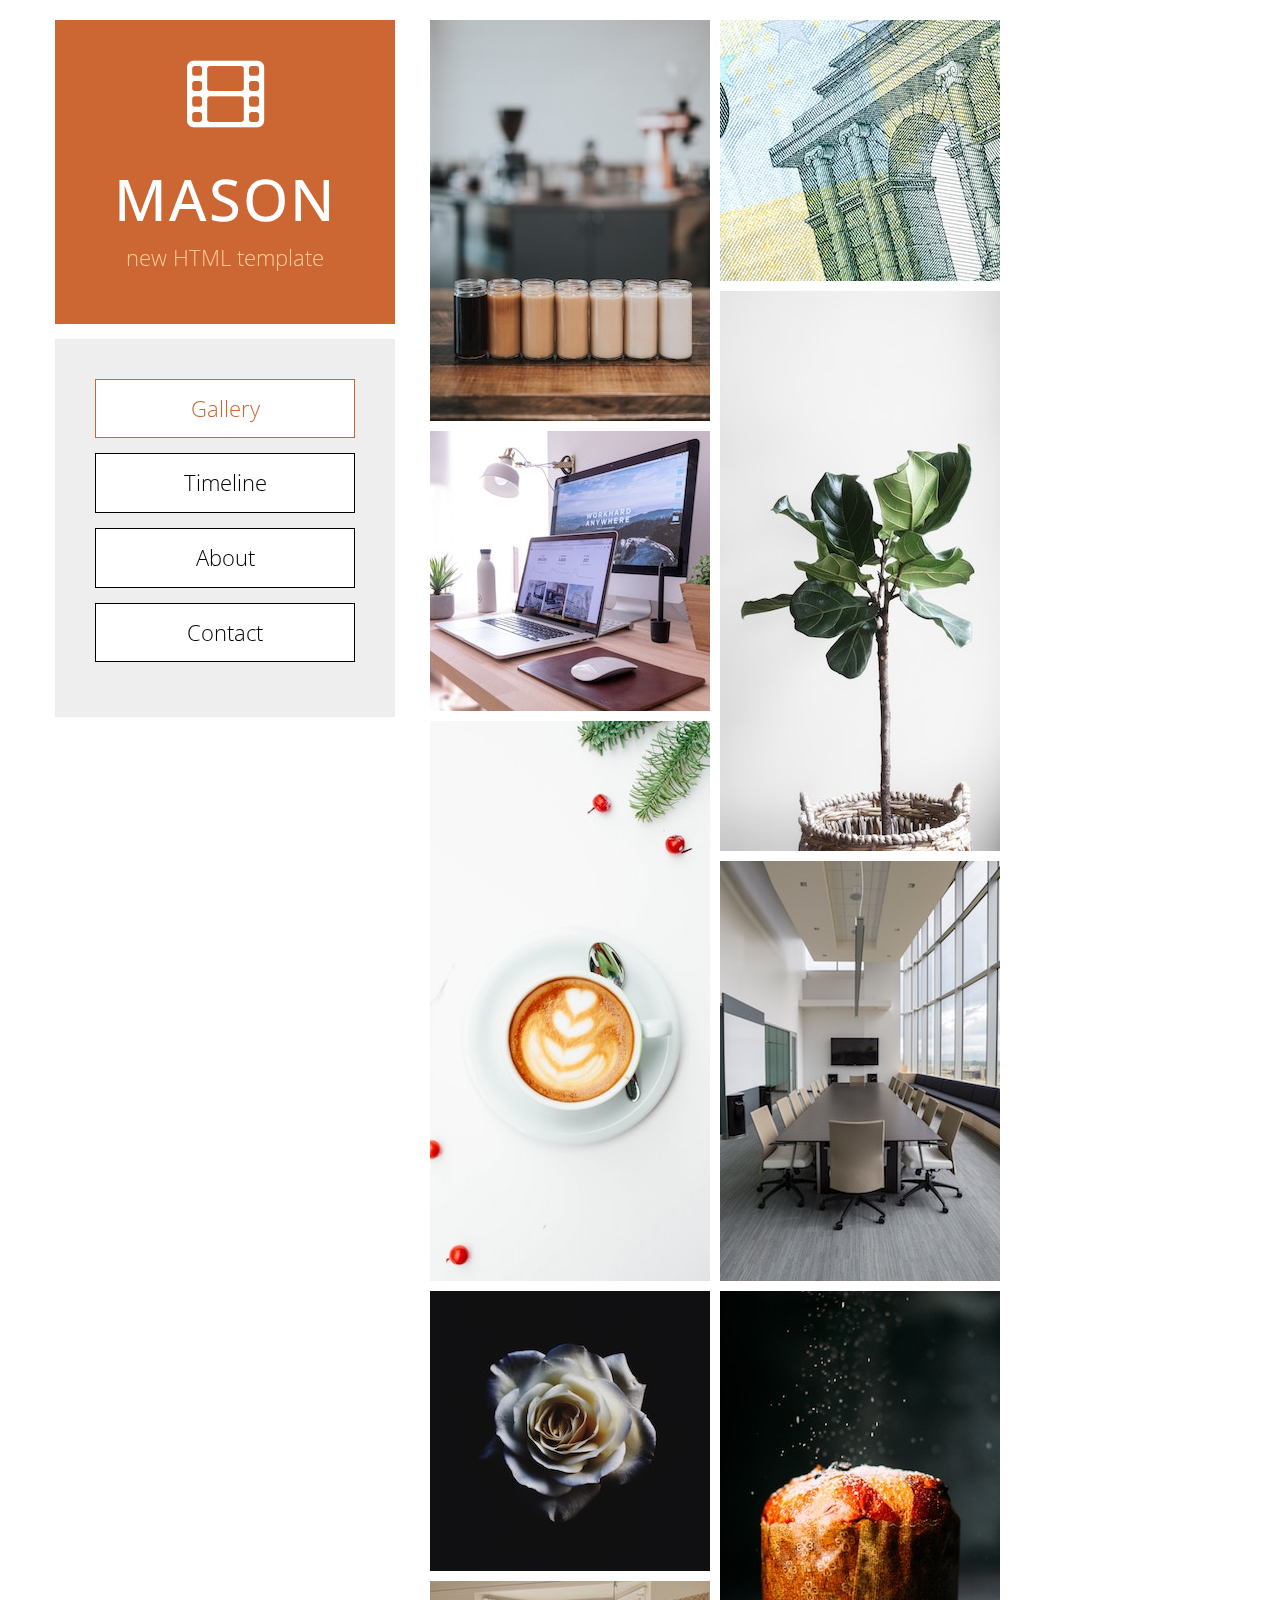
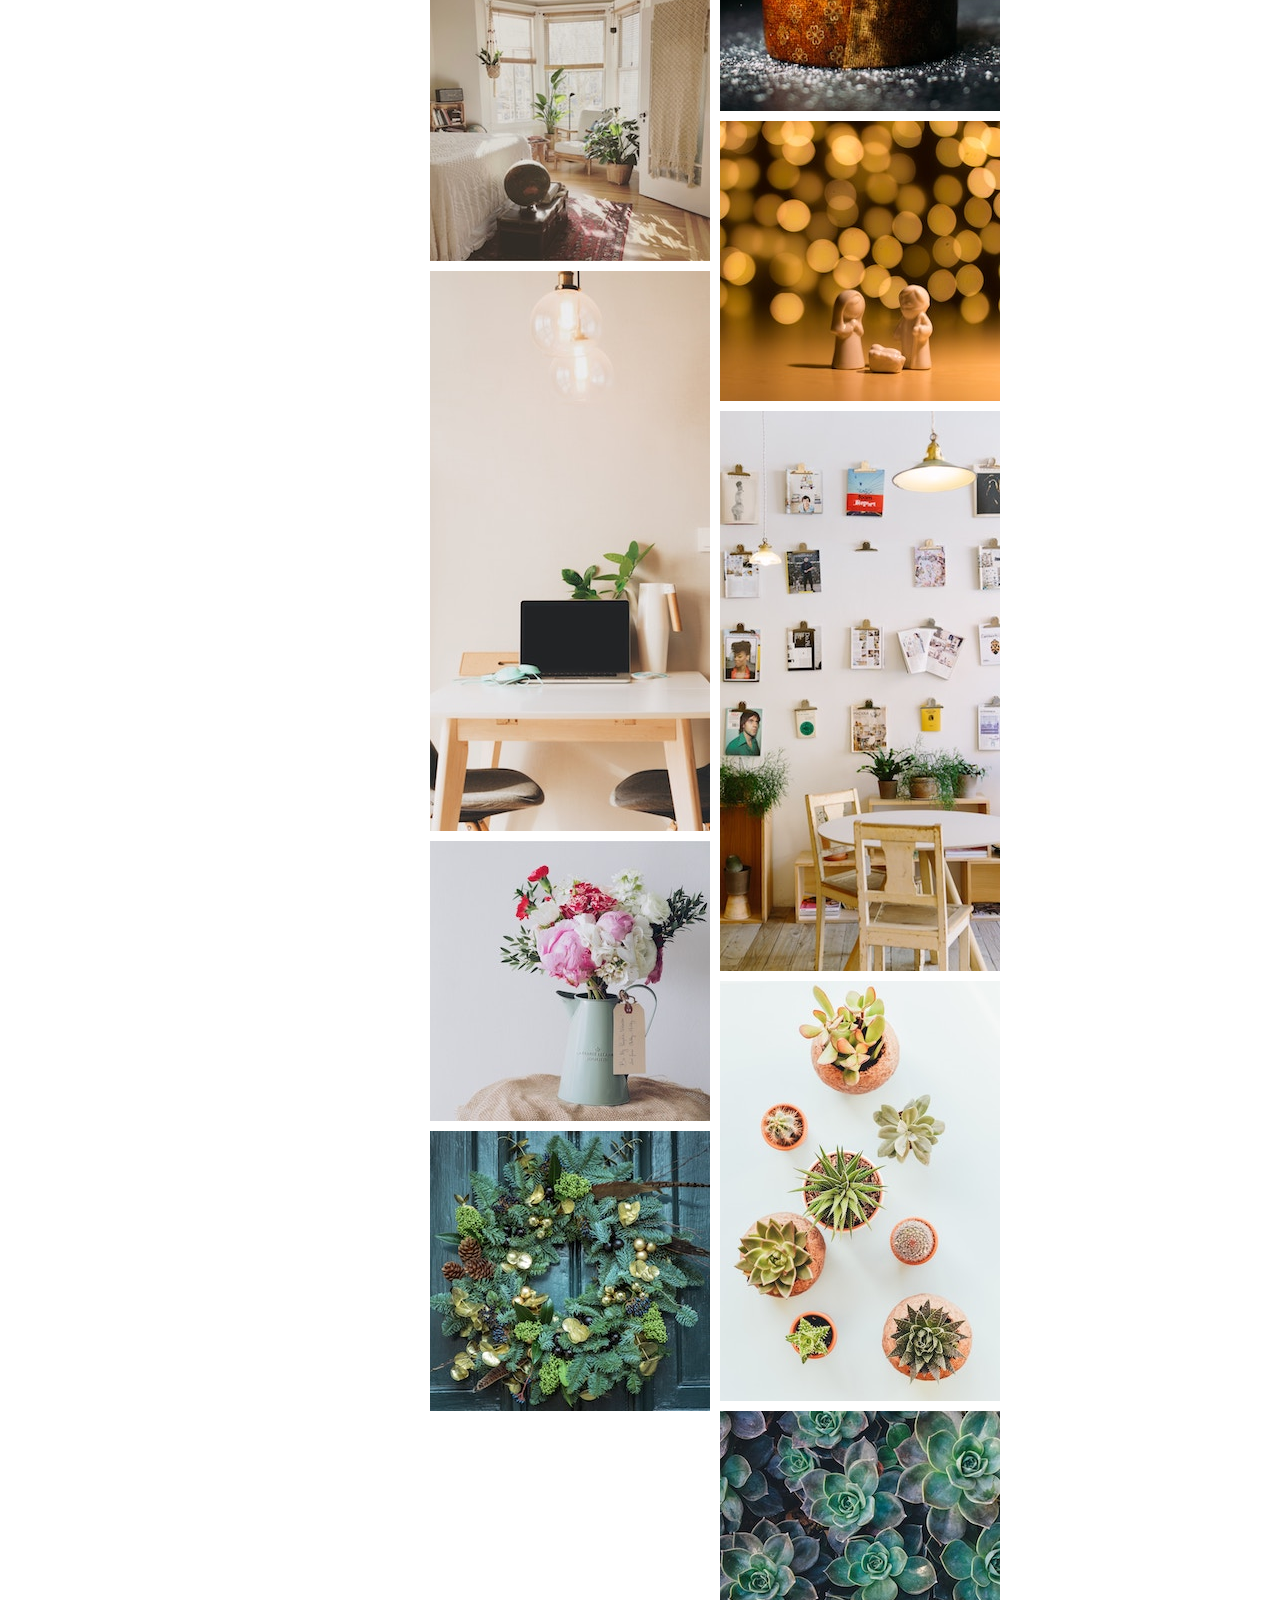
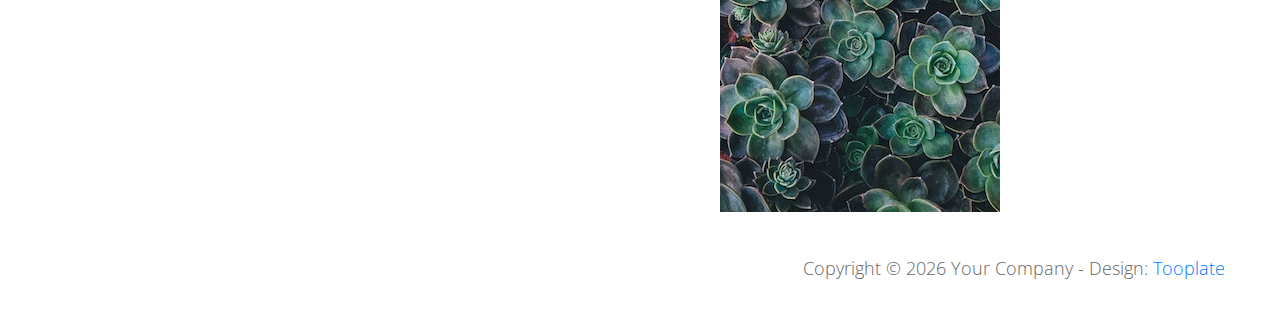
<file: ggttpp.github.io/index.html>
<!DOCTYPE html>
<html lang="en">
<head>
    <meta charset="utf-8">
    <meta http-equiv="X-UA-Compatible" content="IE=edge">
    <meta name="viewport" content="width=device-width, initial-scale=1">
    <title>Mason Bootstrap 4.0 Theme</title>
<!--

Template 2094 Mason

http://www.tooplate.com/view/2094-mason

-->
    <!-- load stylesheets -->
    <link rel="stylesheet" href="//fonts.googleapis.com/css?family=Open+Sans:300,400"> <!-- Google web font "Open Sans", https://fonts.google.com/ -->
    <link rel="stylesheet" href="font-awesome-4.7.0/css/font-awesome.min.css">         <!-- Font Awesome, http://fontawesome.io/ -->
    <link rel="stylesheet" href="css/bootstrap.min.css">                               <!-- Bootstrap styles, https://getbootstrap.com/ -->
    <link rel="stylesheet" href="css/tooplate-style.css">                            <!-- Templatemo style -->

    <!-- HTML5 shim and Respond.js for IE8 support of HTML5 elements and media queries -->
    <!-- WARNING: Respond.js doesn't work if you view the page via file:// -->
        <!--[if lt IE 9]>
          <script src="https://oss.maxcdn.com/html5shiv/3.7.2/html5shiv.min.js"></script>
          <script src="https://oss.maxcdn.com/respond/1.4.2/respond.min.js"></script>
          <![endif]-->
      </head>

      <body>
        <div class="container-fluid">
            <div class="tm-body">
                <div class="tm-sidebar sticky">
                    <section id="welcome" class="tm-content-box tm-banner margin-b-15">
                        <div class="tm-banner-inner">
                            <i class="fa fa-film fa-4x margin-b-40"></i>
                            <h1 class="tm-banner-title">Mason</h1>
                            <p class="tm-banner-subtitle">new HTML template</p>                   
                        </div>                    
                    </section>
                    <nav class="tm-main-nav">
                        <ul class="tm-main-nav-ul">
                            <li class="tm-nav-item"><a href="index.html" class="tm-nav-item-link tm-button active">Gallery</a>
                            </li>
                            <li class="tm-nav-item"><a href="timeline.html" class="tm-nav-item-link tm-button">Timeline</a>
                            </li>
                            <li class="tm-nav-item"><a href="about.html" class="tm-nav-item-link tm-button">About</a>
                            </li>
                            <li class="tm-nav-item"><a href="contact.html" class="tm-nav-item-link tm-button">Contact</a>
                            </li>
                        </ul>
                    </nav>
                </div>
                
                <div class="tm-main-content tm-gallery-container">                    
                    <div class="grid">                                                    
                        <div class="grid-item"><img src="img/gallery-img-23-01.jpg" alt="Image"></div>
                        <div class="grid-item"><img src="img/gallery-img-11-01.jpg" alt="Image"></div>
                        <div class="grid-item"><img src="img/gallery-img-12-01.jpg" alt="Image"></div>
                        <div class="grid-item"><img src="img/gallery-img-11-02.jpg" alt="Image"></div>                        
                        <div class="grid-item"><img src="img/gallery-img-12-02.jpg" alt="Image"></div>
                        <div class="grid-item"><img src="img/gallery-img-23-02.jpg" alt="Image"></div>
                        <div class="grid-item"><img src="img/gallery-img-11-03.jpg" alt="Image"></div>
                        <div class="grid-item"><img src="img/gallery-img-23-03.jpg" alt="Image"></div>                        
                        <div class="grid-item"><img src="img/gallery-img-11-04.jpg" alt="Image"></div>
                        <div class="grid-item"><img src="img/gallery-img-11-05.jpg" alt="Image"></div>
                        <div class="grid-item"><img src="img/gallery-img-12-03.jpg" alt="Image"></div>
                        <div class="grid-item"><img src="img/gallery-img-12-04.jpg" alt="Image"></div>
                        <div class="grid-item"><img src="img/gallery-img-11-06.jpg" alt="Image"></div>
                        <div class="grid-item"><img src="img/gallery-img-23-04.jpg" alt="Image"></div>
                        <div class="grid-item"><img src="img/gallery-img-11-07.jpg" alt="Image"></div>
                        <div class="grid-item"><img src="img/gallery-img-23-05.jpg" alt="Image"></div>
                    </div>                    
                </div> <!-- tm-main-content -->
            </div>

            <footer class="tm-footer text-right">
                <p>Copyright &copy; <span class="tm-current-year">2018</span> Your Company 
                
                - Design: <a href="http://www.tooplate.com" target="_parent">Tooplate</a></p>
            </footer> 

        </div> <!-- container-fluid -->
        
        <!-- load JS files -->
        
        <script src="js/jquery-1.11.3.min.js"></script>             <!-- jQuery (https://jquery.com/download/) -->
        <script src="js/imagesloaded.pkgd.min.js"></script> <!-- https://masonry.desandro.com/ -->
        <script src="js/masonry.pkgd.min.js"></script> <!-- https://masonry.desandro.com/ -->
        
        <!-- Templatemo scripts -->
        <script>  
    
        $(document).ready(function(){

            // init Masonry
            // https://codepen.io/craigwheeler/pen/MYjBga
            var $grid = $('.grid').masonry({
                
                // set itemSelector so .grid-sizer is not used in layout
                // itemSelector: '.grid-item',
                // use element for option
                // columnWidth: '.grid-sizer',
                // percentPosition: true

                itemSelector: '.grid-item',
                isFitWidth: true,
                columnWidth: 1
            });
            // layout Masonry after each image loads
            $grid.imagesLoaded().progress( function() {
              $grid.masonry('layout');
            });            

            // Update the current year in copyright
            $('.tm-current-year').text(new Date().getFullYear());        
        });

        </script>
    </body>
    </html>
</file>
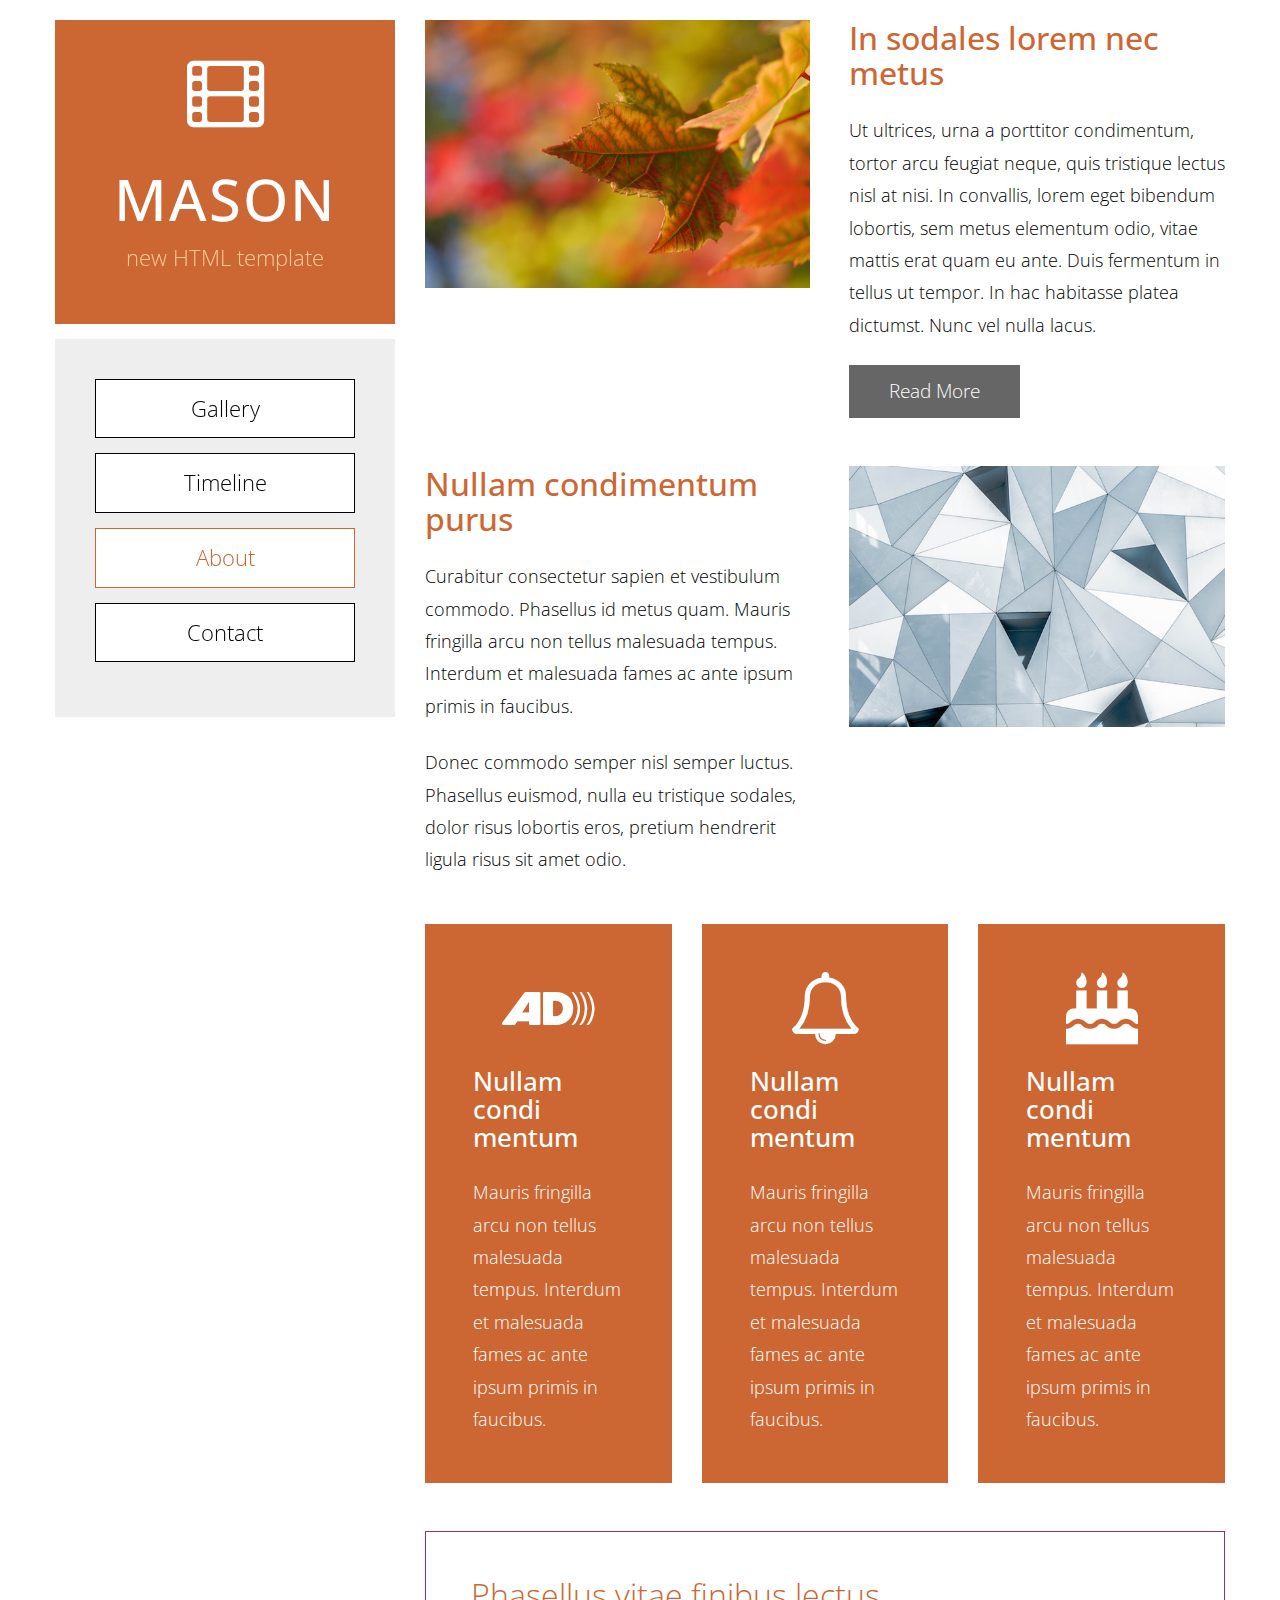
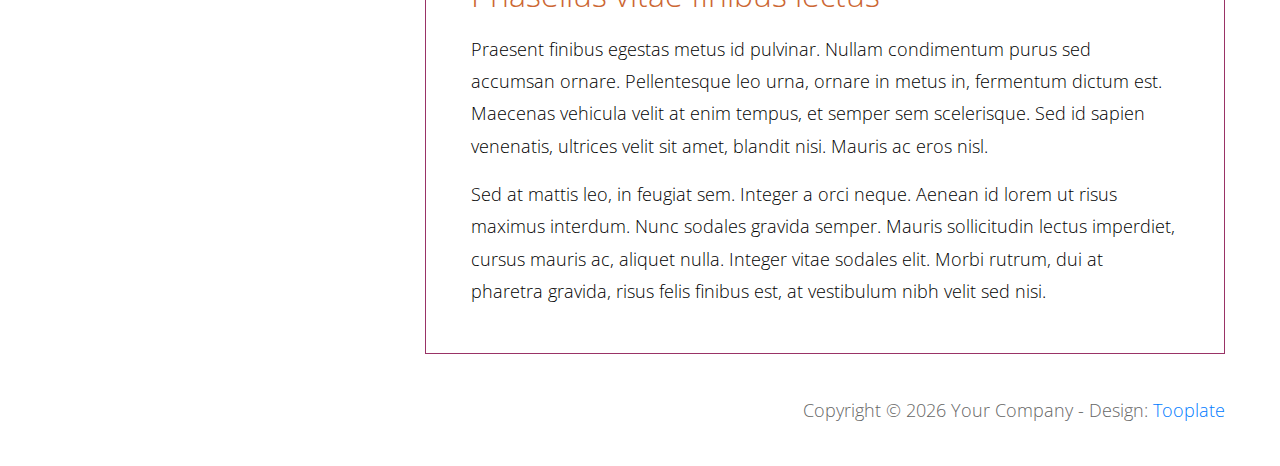
<file: ggttpp.github.io/about.html>
<!DOCTYPE html>
<html lang="en">
<head>
    <meta charset="utf-8">
    <meta http-equiv="X-UA-Compatible" content="IE=edge">
    <meta name="viewport" content="width=device-width, initial-scale=1">
    <title>Mason Theme - About</title>
<!--

Template 2094 Mason

http://www.tooplate.com/view/2094-mason

-->
<!-- load stylesheets -->
<link rel="stylesheet" href="//fonts.googleapis.com/css?family=Open+Sans:300,400">   <!-- Google web font "Open Sans", https://fonts.google.com/ -->
<link rel="stylesheet" href="font-awesome-4.7.0/css/font-awesome.min.css">           <!-- Font Awesome, http://fontawesome.io/ -->
<link rel="stylesheet" href="css/bootstrap.min.css">                                 <!-- Bootstrap styles, https://getbootstrap.com/ -->
<link rel="stylesheet" href="css/tooplate-style.css">                              	 <!-- Templatemo style -->

<!-- HTML5 shim and Respond.js for IE8 support of HTML5 elements and media queries -->
<!-- WARNING: Respond.js doesn't work if you view the page via file:// -->
        <!--[if lt IE 9]>
          <script src="https://oss.maxcdn.com/html5shiv/3.7.2/html5shiv.min.js"></script>
          <script src="https://oss.maxcdn.com/respond/1.4.2/respond.min.js"></script>
      <![endif]-->
</head>

<body>
    <div class="container-fluid">
        <div class="tm-body">
            <div class="tm-sidebar sticky">
                <section id="welcome" class="tm-content-box tm-banner margin-b-15">
                    <div class="tm-banner-inner">
                        <i class="fa fa-film fa-4x margin-b-40"></i>
                        <h1 class="tm-banner-title">Mason</h1>
                        <p class="tm-banner-subtitle">new HTML template</p>                   
                    </div>                    
                </section>
                <nav class="tm-main-nav">
                    <ul class="tm-main-nav-ul">
                        <li class="tm-nav-item"><a href="index.html" class="tm-nav-item-link tm-button">Gallery</a>
                        </li>
                        <li class="tm-nav-item"><a href="timeline.html" class="tm-nav-item-link tm-button">Timeline</a>
                        </li>
                        <li class="tm-nav-item"><a href="about.html" class="tm-nav-item-link tm-button active">About</a>
                        </li>
                        <li class="tm-nav-item"><a href="contact.html" class="tm-nav-item-link tm-button">Contact</a>
                        </li>
                    </ul>
                </nav>
            </div>
            <div class="tm-main-content">
                <div class="row mb-5">
                    <div class="col-xs-12 col-sm-12 col-md-6 col-lg-6 text-center mb-md-0 mb-4"><img src="img/575x400-01.jpg" alt="Image" class="img-fluid"></div>
                    <div class="col-xs-12 col-sm-12 col-md-6 col-lg-6 pl-md-4 tm-flex-center">
                        <div class="tm-about-text tm-flexbox-ie-fix">
                            <h2 class="tm-orange-text mb-4">In sodales lorem nec metus</h2>
                            <p class="mb-4">Ut ultrices, urna a porttitor condimentum, tortor arcu feugiat neque, quis tristique lectus nisl at nisi. In convallis, lorem eget bibendum lobortis, sem metus elementum odio, vitae mattis erat quam eu ante. Duis fermentum in tellus ut tempor. In hac habitasse platea dictumst. Nunc vel nulla lacus.</p>
                            <a href="#" class="tm-button tm-button-normal tm-button-gray">Read More</a>    
                        </div>                            
                    </div>
                </div> <!-- row -->
                <div class="row mb-5">
                    <div class="col-xs-12 col-sm-12 col-md-6 col-lg-6 mb-md-0 mb-4 tm-flex-center">
                        <div class="tm-about-text tm-flexbox-ie-fix">
                            <h2 class="tm-orange-text mb-4">Nullam condimentum purus</h2>
                            <p class="mb-4">Curabitur consectetur sapien et vestibulum commodo. Phasellus id metus quam. Mauris fringilla arcu non tellus malesuada tempus. Interdum et malesuada fames ac ante ipsum primis in faucibus.</p>
                            <p>Donec commodo semper nisl semper luctus. Phasellus euismod, nulla eu tristique sodales, dolor risus lobortis eros, pretium hendrerit ligula risus sit amet odio.</p>
                        </div>                            
                    </div>
                    <div class="col-xs-12 col-sm-12 col-md-6 col-lg-6 text-center pl-md-4"><img src="img/575x400-02.jpg" alt="Image" class="img-fluid"></div>
                </div> <!-- row -->
                <div class="row mb-4">
                    <div class="col-xs-12 col-sm-6 col-md-6 col-lg-4 mb-4">
                        <div class="tm-bg-orange p-5">
                            <i class="fa fa-4x fa-audio-description d-block mb-4 text-center"></i>
                            <h3 class="mb-4">Nullam condi mentum</h3>
                            <p>Mauris fringilla arcu non tellus malesuada tempus. Interdum et malesuada fames ac ante ipsum primis in faucibus.</p>
                        </div>                            
                    </div>
                    <div class="col-xs-12 col-sm-6 col-md-6 col-lg-4 mb-4">
                        <div class="tm-bg-orange p-5">
                            <i class="fa fa-4x fa-bell-o d-block mb-4 text-center"></i>
                            <h3 class="mb-4">Nullam condi mentum</h3>
                            <p>Mauris fringilla arcu non tellus malesuada tempus. Interdum et malesuada fames ac ante ipsum primis in faucibus.</p>
                        </div>                            
                    </div>
                    <div class="col-xs-12 col-sm-6 col-md-6 col-lg-4 mb-4">
                        <div class="tm-bg-orange p-5">
                            <i class="fa fa-4x fa-birthday-cake d-block mb-4 text-center"></i>
                            <h3 class="mb-4">Nullam condi mentum</h3>
                            <p>Mauris fringilla arcu non tellus malesuada tempus. Interdum et malesuada fames ac ante ipsum primis in faucibus.</p>
                        </div>                            
                    </div>
                </div> <!-- row -->
                <div class="row">
                    <div class="col-xs-12 col-sm-12 col-md-12 col-lg-12">
                        <div class="tm-box-pad tm-bordered-box">
                            <h2 class="tm-section-title tm-orange-text">Phasellus vitae finibus lectus</h2>
                            <p>Praesent finibus egestas metus id pulvinar. Nullam condimentum purus sed accumsan ornare. Pellentesque leo urna, ornare in metus in, fermentum dictum est. Maecenas vehicula velit at enim tempus, et semper sem scelerisque. Sed id sapien venenatis, ultrices velit sit amet, blandit nisi. Mauris ac eros nisl.</p>
                            <p>Sed at mattis leo, in feugiat sem. Integer a orci neque. Aenean id lorem ut risus maximus interdum. Nunc sodales gravida semper. Mauris sollicitudin lectus imperdiet, cursus mauris ac, aliquet nulla. Integer vitae sodales elit. Morbi rutrum, dui at pharetra gravida, risus felis finibus est, at vestibulum nibh velit sed nisi.</p>
                        </div>                            
                    </div>
                </div>
            </div>
        </div>
        <footer class="tm-footer text-right">
            <p>Copyright &copy; <span class="tm-current-year">2018</span> Your Company 
            
            - Design: <a href="http://www.tooplate.com" target="_parent">Tooplate</a></p>
        </footer> 
    </div> <!-- container-fluid -->

    <!-- load JS files -->
    <script src="js/jquery-1.11.3.min.js"></script>     <!-- jQuery (https://jquery.com/download/) -->
    <script>  

        $(document).ready(function(){
            // Update the current year in copyright
            $('.tm-current-year').text(new Date().getFullYear());        
        });

    </script>             

</body>
</html>
</file>
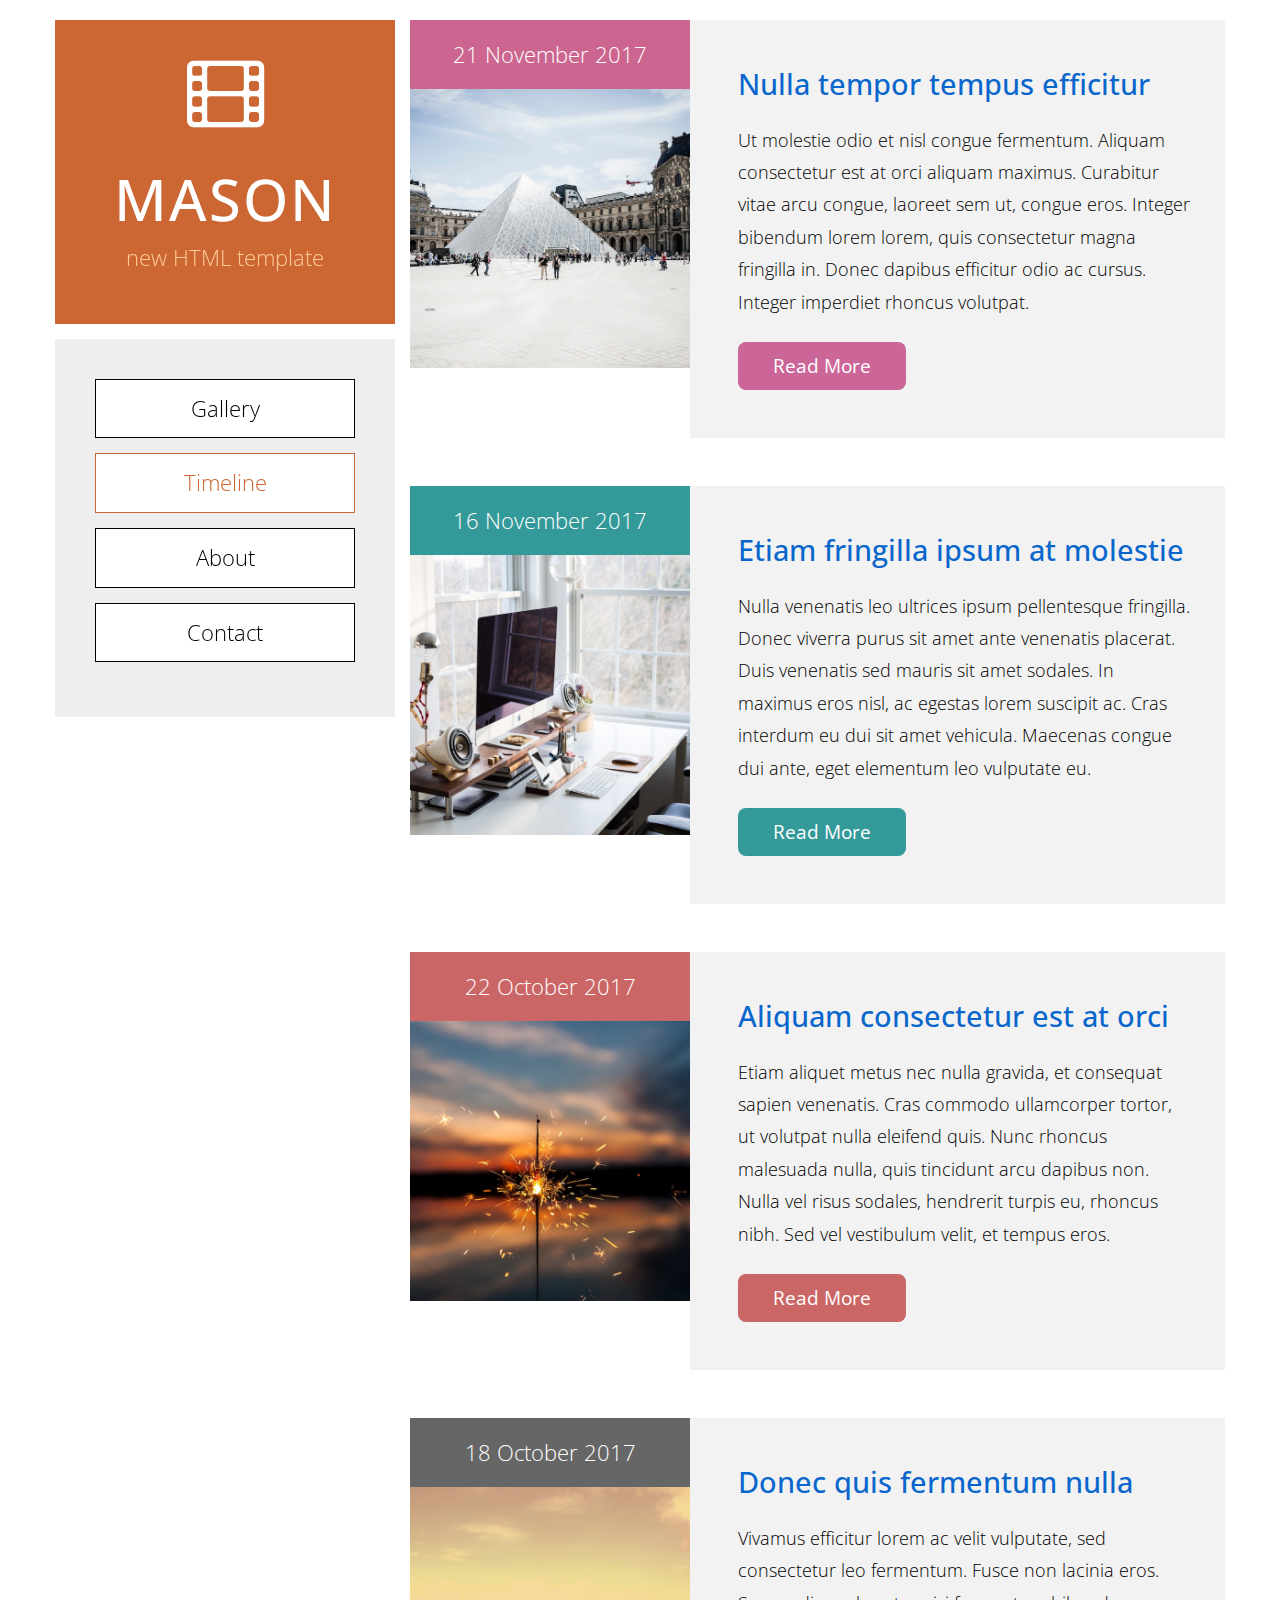
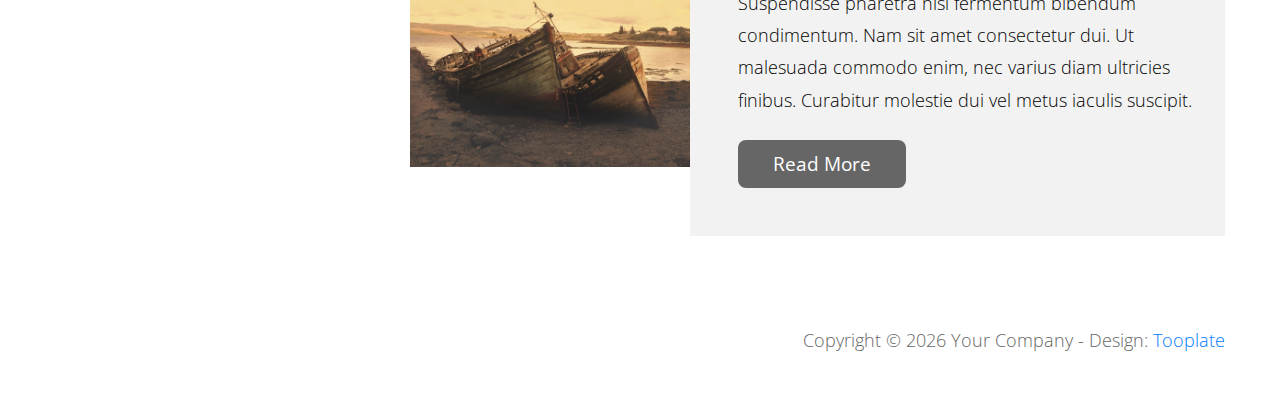
<file: ggttpp.github.io/timeline.html>
<!DOCTYPE html>
<html lang="en">
<head>
    <meta charset="utf-8">
    <meta http-equiv="X-UA-Compatible" content="IE=edge">
    <meta name="viewport" content="width=device-width, initial-scale=1">
    <title>Mason Theme - Timeline</title>
<!--

Template 2094 Mason

http://www.tooplate.com/view/2094-mason

-->
    <!-- load stylesheets -->
    <link rel="stylesheet" href="//fonts.googleapis.com/css?family=Open+Sans:300,400">   <!-- Google web font "Open Sans", https://fonts.google.com/ -->
    <link rel="stylesheet" href="font-awesome-4.7.0/css/font-awesome.min.css">           <!-- Font Awesome, http://fontawesome.io/ -->
    <link rel="stylesheet" href="css/bootstrap.min.css">                                 <!-- Bootstrap styles, https://getbootstrap.com/ -->
    <link rel="stylesheet" href="css/tooplate-style.css">                              <!-- Templatemo style -->

    <!-- HTML5 shim and Respond.js for IE8 support of HTML5 elements and media queries -->
    <!-- WARNING: Respond.js doesn't work if you view the page via file:// -->
        <!--[if lt IE 9]>
          <script src="https://oss.maxcdn.com/html5shiv/3.7.2/html5shiv.min.js"></script>
          <script src="https://oss.maxcdn.com/respond/1.4.2/respond.min.js"></script>
          <![endif]-->
      </head>

      <body>
        <div class="container-fluid">
            <div class="tm-body">
                <div class="tm-sidebar sticky">
                    <section id="welcome" class="tm-content-box tm-banner margin-b-15">
                        <div class="tm-banner-inner">
                            <i class="fa fa-film fa-4x margin-b-40"></i>
                            <h1 class="tm-banner-title">Mason</h1>
                            <p class="tm-banner-subtitle">new HTML template</p>                   
                        </div>                    
                    </section>
                    <nav class="tm-main-nav">
                        <ul class="tm-main-nav-ul">
                            <li class="tm-nav-item"><a href="index.html" class="tm-nav-item-link tm-button">Gallery</a>
                            </li>
                            <li class="tm-nav-item"><a href="timeline.html" class="tm-nav-item-link tm-button active">Timeline</a>
                            </li>
                            <li class="tm-nav-item"><a href="about.html" class="tm-nav-item-link tm-button">About</a>
                            </li>
                            <li class="tm-nav-item"><a href="contact.html" class="tm-nav-item-link tm-button">Contact</a>
                            </li>
                        </ul>
                    </nav>
                </div>
                
                <div class="tm-main-content">

                    <div class="row mb-5">
                        <div class="media tm-flexbox-ie-fix tm-width-ie-fix">
                            <div class="tm-media-img-container">
                                <div class="text-center pt-31 pb-31 tm-timeline-date tm-bg-pink">21 November 2017</div>
                                <img class="d-flex img-fluid" src="img/610x610-01.jpg" alt="Generic placeholder image">
                            </div>
                          
                          <div class="media-body tm-flexbox-ie-fix tm-width-ie-fix tm-bg-light-gray">
                            <div class="p-5">
                                <h2 class="mb-4 mt-0 tm-blue-text tm-timeline-item-title">Nulla tempor tempus efficitur</h2>
                                <p class="mb-4">
                                Ut molestie odio et nisl congue fermentum. Aliquam consectetur est at orci aliquam maximus. Curabitur vitae arcu congue, laoreet sem ut, congue eros. Integer bibendum lorem lorem, quis consectetur magna fringilla in. Donec dapibus efficitur odio ac cursus. Integer imperdiet rhoncus volutpat.    
                                </p>
                                
                                <a href="#" class="btn btn-primary tm-button-rounded tm-button-pink tm-button-no-border tm-button-normal tm-button-timeline">Read More</a>
                            </div>                            
                          </div>
                        </div>
                    </div> <!-- row -->

                    <div class="row mb-5">
                        <div class="media tm-flexbox-ie-fix tm-width-ie-fix">
                            <div class="tm-media-img-container">
                                <div class="text-center pt-31 pb-31 tm-timeline-date tm-bg-green">16 November 2017</div>
                                <img class="d-flex img-fluid" src="img/610x610-02.jpg" alt="Generic placeholder image">
                            </div>
                          
                            <div class="media-body tm-flexbox-ie-fix tm-width-ie-fix tm-bg-light-gray">
                                <div class="p-5">
                                    <h2 class="mb-4 mt-0 tm-blue-text tm-timeline-item-title">Etiam fringilla ipsum at molestie</h2>
                                    <p class="mb-4">
                                    Nulla venenatis leo ultrices ipsum pellentesque fringilla. Donec viverra purus sit amet ante venenatis placerat. Duis venenatis sed mauris sit amet sodales. In maximus eros nisl, ac egestas lorem suscipit ac. Cras interdum eu dui sit amet vehicula. Maecenas congue dui ante, eget elementum leo vulputate eu.
                                    </p>
                                
                                    <a href="#" class="btn btn-primary tm-button-rounded tm-button-green tm-button-no-border tm-button-normal tm-button-timeline">Read More</a>
                                </div>                            
                            </div>
                        </div>
                    </div> <!-- row -->

                    <div class="row mb-5">
                        <div class="media tm-flexbox-ie-fix tm-width-ie-fix">
                            <div class="tm-media-img-container">
                                <div class="text-center pt-31 pb-31 tm-timeline-date tm-bg-red">22 October 2017</div>
                                <img class="d-flex img-fluid" src="img/610x610-03.jpg" alt="Generic placeholder image">
                            </div>
                          
                          <div class="media-body tm-flexbox-ie-fix tm-width-ie-fix tm-bg-light-gray">
                            <div class="p-5">
                                <h2 class="mb-4 mt-0 tm-blue-text tm-timeline-item-title">Aliquam consectetur est at orci</h2>
                                <p class="mb-4">Etiam aliquet metus nec nulla gravida, et consequat sapien venenatis. Cras commodo ullamcorper tortor, ut volutpat nulla eleifend quis. Nunc rhoncus malesuada nulla, quis tincidunt arcu dapibus non. Nulla vel risus sodales, hendrerit turpis eu, rhoncus nibh. Sed vel vestibulum velit, et tempus eros.</p>
                                
                                <a href="#" class="btn btn-primary tm-button-rounded tm-button-red tm-button-no-border tm-button-normal tm-button-timeline">Read More</a>
                            </div>                            
                          </div>
                        </div>
                    </div> <!-- row -->

                    <div class="row mb-5">
                        <div class="media tm-flexbox-ie-fix tm-width-ie-fix">
                            <div class="tm-media-img-container">
                                <div class="text-center pt-31 pb-31 tm-timeline-date tm-bg-gray">18 October 2017</div>
                                <img class="d-flex img-fluid" src="img/610x610-04.jpg" alt="Generic placeholder image">
                            </div>
                          
                          <div class="media-body tm-flexbox-ie-fix tm-width-ie-fix tm-bg-light-gray">
                            <div class="p-5">
                                <h2 class="mb-4 mt-0 tm-blue-text tm-timeline-item-title">Donec quis fermentum nulla</h2>
                                <p class="mb-4">Vivamus efficitur lorem ac velit vulputate, sed consectetur leo fermentum. Fusce non lacinia eros. Suspendisse pharetra nisi fermentum bibendum condimentum. Nam sit amet consectetur dui. Ut malesuada commodo enim, nec varius diam ultricies finibus. Curabitur molestie dui vel metus iaculis suscipit.</p>
                                <a href="#" class="btn btn-primary tm-button-rounded tm-button-gray tm-button-no-border tm-button-normal tm-button-timeline">Read More</a>
                            </div>                            
                          </div>
                        </div>
                    </div> <!-- row -->
                </div>
            </div>

            <footer class="tm-footer text-right">
                <p>Copyright &copy; <span class="tm-current-year">2018</span> Your Company 
                
                - Design: <a href="http://www.tooplate.com" target="_parent">Tooplate</a></p>
            </footer>
        </div> <!-- container-fluid -->
        
        <!-- load JS files -->        
        <script src="js/jquery-1.11.3.min.js"></script>             <!-- jQuery (https://jquery.com/download/) -->        
        <script>  
    
        $(document).ready(function(){
            // Update the current year in copyright
            $('.tm-current-year').text(new Date().getFullYear());        
        });
    
        </script>
    </body>
    </html>
</file>
<file: ggttpp.github.io/css/tooplate-style.css>
/* 

Template 2094 Mason

http://www.tooplate.com/view/2094-mason

*/

a:focus {
	color: #666;
	outline: none;
}

ul { 
	padding: 0;
	margin: 0; 
}

p { line-height: 1.8; }
p:last-child { margin-bottom: 0; }
h3 { font-size: 1.6rem; }

body {
	color: #000;
	font-family: 'Open Sans', Helvetica, Arial, sans-serif;
	font-size: 18px;
	font-weight: 300;
	overflow-x: hidden;
}

.margin-b-15 { margin-bottom: 15px; }
.margin-b-40 { margin-bottom: 40px; }
.margin-b-50 { margin-bottom: 50px; }
.pt-31 { padding-top: 1.1rem!important; }
.pb-31 { padding-bottom: 1.1rem!important; }
.tm-welcome-img { width: 100%; }
.tm-bg-light-gray { background-color: #F2F2F2; }
.tm-blue-text { color: #0966CC; }
.tm-black-text { color: #000; }
.tm-box-pad { padding: 45px 40px; }
.tm-bordered-box { border: 1px solid #993366; }
.tm-address-box { padding: 35px 30px 10px; }

.tm-sidebar {
	float: none;
	width: 100%;
	max-width: 100%;
	margin-bottom: 20px;
}

.tm-body { 
	margin-top: 20px;
	position: relative;
	overflow-x: hidden;
	overflow-y: auto;
}

.tm-main-nav {
	background-color: #EEEEEE;
	font-size: 1.4rem;
}

.tm-main-nav-ul {
	text-align: center;
	-webkit-box-flex: 1;
	-webkit-flex: 1;
	    -ms-flex: 1;
	        flex: 1;
	display: -webkit-box;
	display: -webkit-flex;
	display: -ms-flexbox;
	display: flex;
	-webkit-box-orient: vertical;
	-webkit-box-direction: normal;
	-webkit-flex-direction: column;
	    -ms-flex-direction: column;
	        flex-direction: column;
	-webkit-box-align: center;
	-webkit-align-items: center;
	    -ms-flex-align: center;
	        align-items: center;
	-webkit-box-pack: center;
	-webkit-justify-content: center;
	    -ms-flex-pack: center;
	        justify-content: center;
}

.tm-nav-item {
	list-style: none;
	margin-bottom: 15px;
	width: 100%;
}

.tm-nav-item-link {	
	padding: 10px;
	width: 100%;	
}

.tm-nav-item-link:focus { text-decoration: none; }
.tm-orange-text { color: #CC6733; }
.tm-button,
.tm-button:focus {
	background-color: #fff;
	border: 1px solid #000;
	border-radius: 0;
	color: #000;
	display: block;
	-webkit-transition: all 0.3s ease;
	transition: all 0.3s ease;
}

.tm-button:hover,
.tm-button.active {
	background-color: #fff;
	border: 1px solid #CC6733;
	color: #CC6733;
	text-decoration: none;
}

.tm-button-normal {
	cursor: pointer;
	display: inline-block;
	font-size: 1.2rem;
	padding: 15px 50px; 
	-webkit-transition: all 0.3s ease;
	transition: all 0.3s ease; 
}

.tm-button-normal:focus { outline: none; }
.tm-bg-orange { background-color: #CC6733; color:white; }
.tm-button-rounded { border-radius: 8px; padding-top: 12px; padding-bottom: 12px; }
.tm-button-orange { background-color: #CC6733; }
.tm-button-orange:hover,
.tm-button-orange:focus { background-color: #e68d5f; }
.tm-bg-pink { background-color: #CC6690; }
.tm-button-pink { background-color: #CC6698; }
.tm-button-pink:focus,
.tm-button-pink:hover { background-color: #ff84c0; }
.tm-button-green { background-color: #349999; }
.tm-button-green:focus,
.tm-button-green:hover { background-color: #43c7c7; }
.tm-bg-green { background-color: #349999; }
.tm-bg-red{ background-color: #CB6666; }
.tm-button-red { background-color: #CB6666; }
.tm-button-red:focus,
.tm-button-red:hover { background-color: #f37373; }
.tm-bg-gray { background-color: #666666; }
.tm-button-no-border { border: none; }
.tm-button-gray { 
	background-color: #666666;
	color: white;
	border: none;
	padding: 12px 40px;
}
.tm-button-gray:hover {
	background-color: #999898;
	border: none;
	color: white;
}

.tm-button-timeline { padding-left: 35px; padding-right: 35px; }
.tm-timeline-item-title { font-size: 1.8rem; }
.tm-timeline-date { color:white; font-size: 1.4rem; }

.tm-section-title {
	font-size: 2rem;
	font-weight: 300;
	margin-top: 0;
	margin-bottom: 30px;
}

.tm-banner { padding: 0; }
	
.tm-banner-inner {
	background-color: #CC6733;
	color: white;
	height: 100%;
	padding: 35px 35px 45px;
	text-align: center;
	display: -webkit-box;
	display: -webkit-flex;
	display: -ms-flexbox;
	display: flex;
    -webkit-box-orient: vertical;
    -webkit-box-direction: normal;
    -webkit-flex-direction: column;
        -ms-flex-direction: column;
            flex-direction: column;
    -webkit-box-align: center;
    -webkit-align-items: center;
        -ms-flex-align: center;
            align-items: center;
    -webkit-box-pack: center;
    -webkit-justify-content: center;
        -ms-flex-pack: center;
            justify-content: center;
}

.tm-banner-title { 
	font-size: 3.6rem;
	letter-spacing: 2px; 
	text-transform: uppercase; 
}

.tm-banner-subtitle { 
	color: #FECB99;
	font-size: 1.4rem;
}

.tm-gallery-container {	overflow-y: hidden; }

.grid {
  max-width: 1165px;
  margin: 0 auto;
}

/* clearfix */
.grid:after {
  content: '';
  display: block;
  clear: both;
}

/* fluid 5 columns */
.grid-item { margin: 5px; }

/* Firefox hack 
   https://css-tricks.com/snippets/css/css-hacks-targeting-firefox/
*/
@-moz-document url-prefix() { 
  	.grid figure {
		margin: 10px 1.1666%;	/* padding-bottom in % not working in FF, so use em instead. */
	}
}

.contact-form {	overflow: hidden; }

.form-control {
	border-radius: 0;
	font-size: 1em;	
}

.form-control:focus {
    border-color: #CC6733;
    box-shadow: inset 0 1px 1px rgba(230, 141, 95, .075), 0 0 8px rgba(230, 141, 95, 0.58);
}

.form-group { margin-bottom: 20px; }

.tm-footer {
	color: #666;
	padding-top: 40px;
	padding-bottom: 40px;
}

#google-map {
    height: 360px;
    width: 100%;    
}

.tm-content-box-home { 
	position: relative; 
	margin-bottom: 63px;
}

.tm-content-box { margin-top: 60px; }
.tm-content-box:first-child { margin-top: 0; }
.tm-box-pad { padding: 35px 20px; }

.tm-flex-center {
	display: -webkit-box;
    display: -webkit-flex;
    display: -ms-flexbox;
    display: flex;
	-webkit-box-align: center;
	-webkit-align-items: center;
	    -ms-flex-align: center;
	        align-items: center;
	-webkit-box-pack: center;
	-webkit-justify-content: center;
	    -ms-flex-pack: center;
	        justify-content: center;
}

.tm-about-text { max-width: 575px; }
.media { display: block; }
.media-body { height: auto; }
.tm-flexbox-ie-fix { flex: 1 1 auto; }
.tm-width-ie-fix { width: 100%; }
address { line-height: 2; }
.tm-media-img-container, .tm-media-img-container img { width: 100%; }

.grid {
	position: relative;
	margin: -1.5rem auto;
	list-style: none;
	text-align: center;	
}

@media (min-width: 524px) {	
	/* Firefox hack 
   		https://css-tricks.com/snippets/css/css-hacks-targeting-firefox/
	*/
	@-moz-document url-prefix() { 
	  	.grid figure {
			margin: 8px 1%;	/* padding-bottom in % not working in FF, so use em instead. */
		}
	}
}

@media (min-width: 640px) {
	.media { display: flex; }
	.tm-media-img-container, .tm-media-img-container img { width: auto; }
	.tm-media-img-container img { max-width: 280px; }
}

@media (min-width: 800px) {
	.tm-section-title { margin-bottom: 30px; }
	.tm-box-pad { padding: 45px 40px; }

	/* Firefox hack 
   	https://css-tricks.com/snippets/css/css-hacks-targeting-firefox/
	*/
	@-moz-document url-prefix() { 
	  	.grid figure {
			margin: 10px 1.1666%;	/* padding-bottom in % not working in FF, so use em instead. */
		}
	}
}

@media (min-width: 992px) {
	.container-fluid { max-width: 992px; }
	.tm-sidebar {
		float: left;
		width: 260px;
	}

	.tm-sidebar.sticky {
		position: fixed;
		top: 20px;
	}

	.tm-main-content { margin-left: 290px; }
	.tm-box-pad { padding: 30px; }
	.grid { margin: -1.5rem auto -1.5rem 0;	}
}

@media (min-width: 1200px) {
	.container-fluid { max-width: 1200px; }
	.tm-sidebar { width: 340px;	}
	.tm-nav-item-link { padding: 12px; }
	.tm-main-content { margin-left: 370px; }
	.tm-section-title { margin-bottom: 20px; }
	.tm-box-pad { padding: 45px; }	
}

@media (min-width: 1400px) {
	.container-fluid { max-width: 1605px; }
	.tm-sidebar { width: 360px; }
	.media-body { height: 348px; }
	.tm-main-content { margin-left: 415px; }
	.tm-section-title { margin-bottom: 30px; }
}

.tm-main-nav { 
	display: -webkit-box; 
	display: -webkit-flex; 
	display: -ms-flexbox; 
	display: flex;
	height: 100%;
	padding: 40px;
}

@media screen and (max-width: 564px) {
	.tm-banner-title { font-size: 2.8em; }
}
</file>
